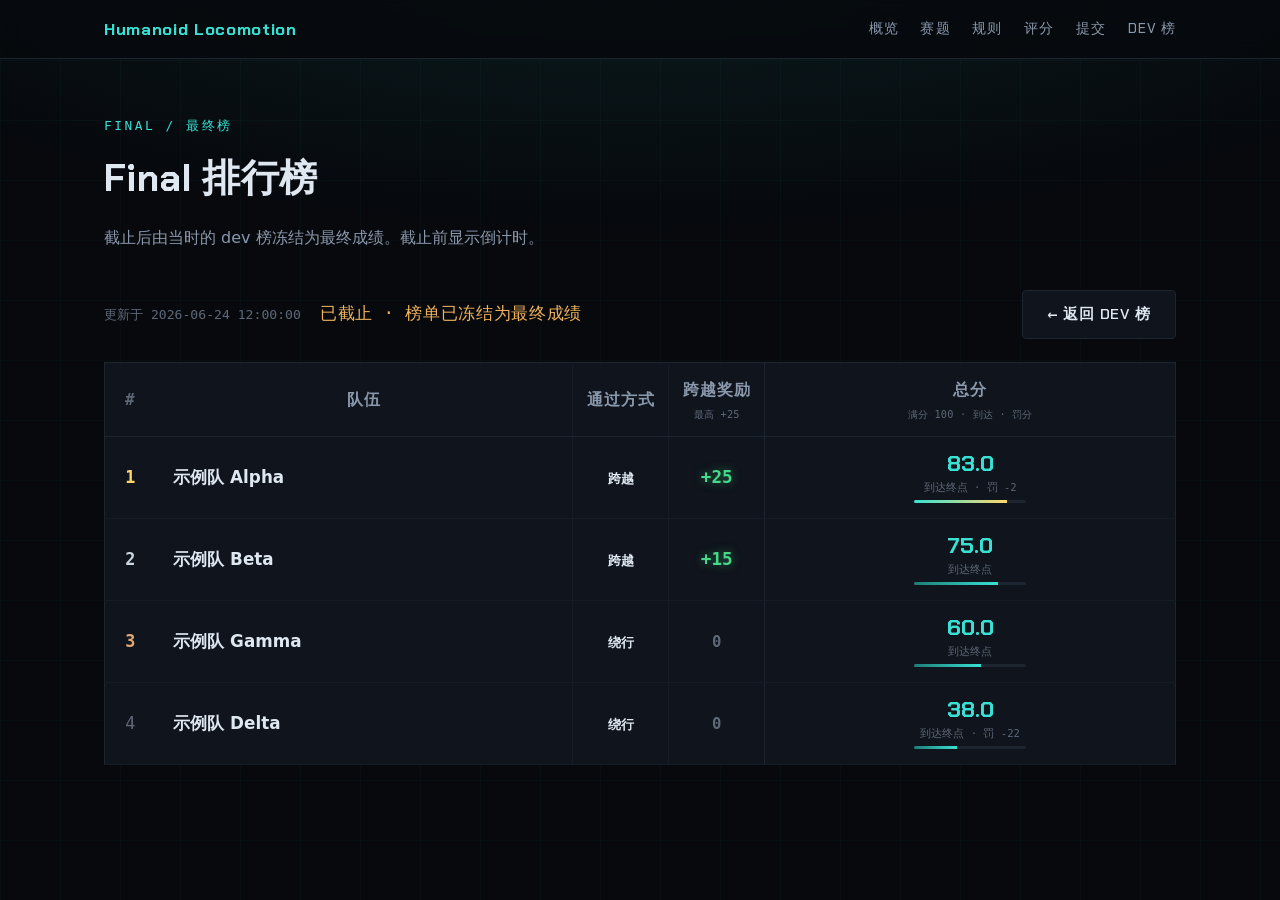
<file: final.html>
<!doctype html>
<html lang="zh-CN">
<head>
<meta charset="utf-8">
<meta name="viewport" content="width=device-width, initial-scale=1">
<title>FINAL · Humanoid Locomotion</title>
<link rel="stylesheet" href="./style.css">
<script src="./config.js"></script>
<script src="./board.js" defer></script>
</head>
<body data-board="final">

<nav class="nav">
  <div class="wrap">
    <a href="./index.html" class="brand" style="text-decoration:none">Humanoid <span class="accent">Locomotion</span></a>
    <span class="nav-links">
      <a href="./index.html#overview">概览</a>
      <a href="./index.html#arena">赛题</a>
      <a href="./index.html#rules">规则</a>
      <a href="./index.html#scoring">评分</a>
      <a href="./index.html#submit">提交</a>
      <a href="./index.html#board">DEV 榜</a>
    </span>
  </div>
</nav>

<section style="border-top:none;padding-top:3.5rem">
  <div class="wrap">
    <div class="sec-head">
      <span class="sec-num">FINAL / 最终榜</span>
      <h2>Final 排行榜</h2>
      <p>截止后由当时的 dev 榜冻结为最终成绩。截止前显示倒计时。</p>
    </div>
    <div class="board-head">
      <span class="upd" id="updated"></span>
      <span id="countdown" style="font-size:1.05rem"></span>
      <a class="to-final btn" href="./index.html#board">← 返回 DEV 榜</a>
    </div>
    <div id="locked" class="locked" hidden>
      <span class="big">FINAL</span>
      赛末公布
    </div>
    <table id="board-table" class="board board-strip" hidden>
      <thead>
        <tr class="grp">
          <th class="c-rank">#</th>
          <th class="c-team">队伍</th>
          <th class="c-gate">通过方式</th>
          <th class="c-gate">跨越奖励 <span class="th-sub">最高 +25</span></th>
          <th class="c-t3">总分 <span class="th-sub">满分 100 · 到达 · 罚分</span></th>
        </tr>
      </thead>
      <tbody></tbody>
    </table>
    <p id="empty" hidden>暂无成绩</p>
  </div>
</section>

</body>
</html>
</file>
<file: style.css>
/* TronCamp Locomotion (Task C) — 官网 + 排行榜
   暗色科幻控制台风：近黑底 + 单一青色强调 + 等宽数据字 + 细网格/扫描线。
   风格沿用 TronCamp-Board；零构建，原生 HTML/CSS/JS。 */

@import url('https://fonts.googleapis.com/css2?family=Chakra+Petch:wght@400;500;600;700&display=swap');

:root {
  --bg: #07090d;
  --bg-soft: #0b0e14;
  --panel: #10141c;
  --panel-2: #131822;
  --line: #1d2530;
  --line-soft: #161c25;
  --text: #dfe7f1;
  --muted: #8a98ac;
  --dim: #5d6878;
  --accent: #38e1d4;
  --accent-dim: #1d7d77;
  --warn: #f0b35c;
  --bad: #f08c8c;
  --display: 'Chakra Petch', 'PingFang SC', 'Microsoft YaHei', sans-serif;
  --body: 'PingFang SC', 'Microsoft YaHei', system-ui, sans-serif;
  --mono: ui-monospace, 'SF Mono', 'JetBrains Mono', Consolas, monospace;
}

* { box-sizing: border-box; margin: 0; padding: 0; }
html { scroll-behavior: smooth; font-size: 16px; }

body {
  background: var(--bg);
  color: var(--text);
  font-family: var(--body);
  line-height: 1.7;
  -webkit-font-smoothing: antialiased;
  overflow-x: hidden;
}

/* 全局氛围：网格 + 顶部青色辉光 */
body::before {
  content: '';
  position: fixed;
  inset: 0;
  z-index: 0;
  pointer-events: none;
  background:
    radial-gradient(120% 60% at 50% -10%, rgba(56, 225, 212, 0.10), transparent 60%),
    linear-gradient(rgba(56, 225, 212, 0.028) 1px, transparent 1px) 0 0 / 100% 60px,
    linear-gradient(90deg, rgba(56, 225, 212, 0.028) 1px, transparent 1px) 0 0 / 60px 100%;
}

a { color: var(--accent); text-decoration: none; }
a:hover { text-decoration: underline; }

.wrap { max-width: 1120px; margin: 0 auto; padding: 0 1.5rem; position: relative; z-index: 1; }

/* ───────── 顶栏 ───────── */
.nav {
  position: sticky; top: 0; z-index: 50;
  background: rgba(7, 9, 13, 0.82);
  backdrop-filter: blur(10px);
  border-bottom: 1px solid var(--line);
}
.nav .wrap { display: flex; align-items: center; gap: 1.5rem; height: 58px; }
.brand {
  font-family: var(--display); font-weight: 700; font-size: 1.05rem;
  letter-spacing: 0.04em; white-space: nowrap;
}
.brand .accent { color: var(--accent); }
.nav-links { display: flex; gap: 1.35rem; margin-left: auto; flex-wrap: wrap; }
.nav-links a {
  color: var(--muted); font-family: var(--display); font-size: 0.85rem;
  font-weight: 500; letter-spacing: 0.08em; text-transform: uppercase;
}
.nav-links a:hover { color: var(--accent); text-decoration: none; }
.nav-links a.cta {
  color: var(--accent); border: 1px solid var(--accent-dim);
  padding: 0.25rem 0.8rem; border-radius: 3px;
}
.nav-links a.cta:hover { background: rgba(56, 225, 212, 0.12); }

/* ───────── Hero ───────── */
.hero { padding: 5rem 0 3.5rem; position: relative; }
.hero .tag {
  font-family: var(--mono); font-size: 0.78rem; color: var(--accent);
  letter-spacing: 0.25em; text-transform: uppercase; margin-bottom: 1.4rem;
  display: inline-flex; align-items: center; gap: 0.6rem;
}
.hero .tag::before {
  content: ''; width: 28px; height: 1px; background: var(--accent);
}
.hero h1 {
  font-family: var(--display); font-weight: 700;
  font-size: clamp(2.6rem, 6vw, 4.6rem); line-height: 1.04;
  letter-spacing: 0.01em; margin-bottom: 1.2rem;
}
.hero h1 .accent { color: var(--accent); }
.hero .lead {
  font-size: clamp(1rem, 1.6vw, 1.2rem); color: var(--muted);
  max-width: 50rem; margin-bottom: 2.2rem;
}
.chips { display: flex; flex-wrap: wrap; gap: 0.7rem; margin-bottom: 2.2rem; }
.chip {
  font-family: var(--mono); font-size: 0.82rem; color: var(--text);
  background: var(--panel); border: 1px solid var(--line);
  padding: 0.45rem 0.9rem; border-radius: 3px;
}
.chip b { color: var(--accent); font-weight: 600; }
.hero-meta { font-family: var(--mono); font-size: 0.84rem; color: var(--muted); letter-spacing: 0.02em; margin-bottom: 2rem; line-height: 1.7; }
.hero-actions { display: flex; flex-wrap: wrap; gap: 0.9rem; align-items: center; }
.btn {
  font-family: var(--display); font-weight: 600; font-size: 0.92rem;
  letter-spacing: 0.06em; padding: 0.7rem 1.5rem; border-radius: 4px;
  border: 1px solid var(--line); color: var(--text); background: var(--panel);
  cursor: pointer; transition: all 0.15s;
}
.btn:hover { text-decoration: none; border-color: var(--accent-dim); }
.btn.primary { background: var(--accent); color: #06231f; border-color: var(--accent); }
.btn.primary:hover { background: #5ff0e4; }

.countdown-box {
  margin-top: 2.4rem; display: inline-flex; align-items: baseline; gap: 0.8rem;
  border-top: 1px solid var(--line); padding-top: 1.2rem;
}
.countdown-box .label {
  font-family: var(--mono); font-size: 0.78rem; color: var(--dim);
  letter-spacing: 0.15em; text-transform: uppercase;
}
#countdown {
  font-family: var(--mono); color: var(--accent); font-size: 1.4rem;
  letter-spacing: 0.04em; font-variant-numeric: tabular-nums;
}
#countdown.over { color: var(--warn); }

/* ───────── 区块 ───────── */
section { padding: 4rem 0; border-top: 1px solid var(--line-soft); position: relative; }
.sec-head { margin-bottom: 2.4rem; }
.sec-num {
  font-family: var(--mono); font-size: 0.8rem; color: var(--accent);
  letter-spacing: 0.2em; display: block; margin-bottom: 0.6rem;
}
.sec-head h2 {
  font-family: var(--display); font-weight: 700; font-size: clamp(1.7rem, 3.4vw, 2.4rem);
  letter-spacing: 0.01em;
}
.sec-head p { color: var(--muted); max-width: 52rem; margin-top: 0.8rem; }

/* 概览 */
.overview { display: grid; grid-template-columns: 1.3fr 1fr; gap: 2.5rem; align-items: center; }
.overview .fig { border: 1px solid var(--line); border-radius: 6px; overflow: hidden; background: var(--panel); }
.overview .fig img { display: block; width: 100%; }
.overview .fig figcaption {
  font-size: 0.82rem; color: var(--dim); padding: 0.8rem 1rem;
  border-top: 1px solid var(--line); line-height: 1.55;
}
.overview p { color: var(--muted); margin-bottom: 1.1rem; }
.overview strong { color: var(--text); }
.ov-prose { max-width: 64rem; }
.ov-prose p { color: var(--muted); margin-bottom: 1.1rem; }
.ov-prose strong { color: var(--text); }

/* 通用卡片 */
.cards { display: grid; gap: 1.2rem; }
.card {
  background: var(--panel); border: 1px solid var(--line); border-radius: 6px;
  padding: 1.5rem 1.6rem;
}
.card h3 { font-family: var(--display); font-weight: 600; font-size: 1.15rem; margin-bottom: 0.7rem; }
.card p { color: var(--muted); font-size: 0.95rem; }

/* 卡片网格（赛道分段 / 约束） */
.tasks { grid-template-columns: repeat(3, 1fr); }
.task-card { position: relative; padding-top: 2.6rem; }
.task-card .tno {
  position: absolute; top: 1.2rem; left: 1.6rem;
  font-family: var(--display); font-weight: 700; font-size: 1.05rem; color: var(--accent);
  letter-spacing: 0.05em;
}
.task-card .weight {
  position: absolute; top: 1.3rem; right: 1.6rem;
  font-family: var(--mono); font-size: 1.5rem; color: var(--text); font-weight: 600;
}
.task-card h3 { margin-bottom: 0.5rem; }
.task-card .role { font-family: var(--mono); font-size: 0.76rem; color: var(--dim); letter-spacing: 0.1em; text-transform: uppercase; margin-bottom: 0.9rem; }
.task-card ul { list-style: none; display: flex; flex-direction: column; gap: 0.55rem; }
.task-card li { font-size: 0.9rem; color: var(--muted); padding-left: 1rem; position: relative; }
.task-card li::before { content: '▸'; position: absolute; left: 0; color: var(--accent-dim); }
.task-card.focus { border-color: var(--accent-dim); box-shadow: 0 0 0 1px rgba(56,225,212,0.18) inset; }

/* 菜单/规则/赛道表 */
.dtable { width: 100%; border-collapse: collapse; background: var(--panel); border: 1px solid var(--line); }
.dtable th, .dtable td { padding: 0.85rem 1rem; text-align: left; border-bottom: 1px solid var(--line-soft); vertical-align: top; }
.dtable th { font-family: var(--display); font-weight: 600; color: var(--muted); font-size: 0.9rem; }
.dtable td { color: var(--muted); font-size: 0.92rem; }
.dtable td b, .dtable td strong { color: var(--text); }
.dtable tr:last-child td { border-bottom: none; }
.lvl { font-family: var(--mono); font-size: 0.82rem; color: var(--accent); white-space: nowrap; }

/* 评分 */
.formula {
  font-family: var(--mono); font-size: 1.05rem; color: var(--text);
  background: var(--panel-2); border: 1px solid var(--line); border-left: 3px solid var(--accent);
  border-radius: 4px; padding: 1.1rem 1.3rem; margin: 1.4rem 0; overflow-x: auto;
}
.formula .accent { color: var(--accent); }
.formula .dim { color: var(--dim); }

/* 提交代码块 */
.code {
  font-family: var(--mono); font-size: 0.85rem; color: var(--text);
  background: var(--bg); border: 1px solid var(--line); border-radius: 4px;
  padding: 0.9rem 1.1rem; margin-top: 1.2rem; overflow-x: auto; white-space: pre; line-height: 1.65;
}
.code .c { color: var(--dim); }
.code .a { color: var(--accent); }

/* ───────── 排行榜 ───────── */
.board-head { display: flex; align-items: baseline; gap: 1.2rem; flex-wrap: wrap; margin-bottom: 1.4rem; }
.board-head .upd { font-family: var(--mono); font-size: 0.82rem; color: var(--dim); }
.board-head .to-final { margin-left: auto; }
table.board { width: 100%; border-collapse: collapse; background: var(--panel); border: 1px solid var(--line); }
table.board thead th { color: var(--muted); font-family: var(--display); font-weight: 600; padding: 0.8rem 0.5rem; border-bottom: 1px solid var(--line); white-space: nowrap; }
table.board tr.grp th { font-size: 1rem; letter-spacing: 0.06em; }
table.board tbody td {
  padding: 0.95rem 0.5rem; text-align: center; font-size: 1.02rem;
  font-family: var(--mono); font-variant-numeric: tabular-nums; border-bottom: 1px solid var(--line-soft);
}
table.board tbody tr:hover { background: rgba(56, 225, 212, 0.045); }
.dimcell { color: var(--dim); }

/* 进度条版榜单 */
table.board-strip td, table.board-strip thead th { text-align: center; }
table.board-strip .c-rank { width: 3.2rem; color: var(--dim); font-family: var(--mono); font-size: 1.05rem; }
table.board-strip tbody tr.top1 .c-rank { color: #ffd76a; }
table.board-strip tbody tr.top2 .c-rank { color: #cdd6e2; }
table.board-strip tbody tr.top3 .c-rank { color: #e2a878; }
table.board-strip tbody tr.top .c-rank { font-weight: 700; }
table.board-strip td.c-team { text-align: left; padding-left: 1.1rem; font-family: var(--body); font-size: 1.05rem; font-weight: 600; }
.th-sub { display: block; font-family: var(--mono); font-size: 0.64rem; font-weight: 400; color: var(--dim); letter-spacing: 0.02em; margin-top: 0.18rem; }
.c-gate { width: 6rem; border-left: 1px solid var(--line-soft); }
.c-num { width: 6rem; border-left: 1px solid var(--line-soft); font-family: var(--mono); color: var(--text); }
.gate { font-size: 1.1rem; font-weight: 700; line-height: 1; }
.gate-ok { color: #46d98a; text-shadow: 0 0 10px rgba(70, 217, 138, 0.5); }
.gate-miss { color: var(--dim); font-size: 0.98rem; }
.gate-none { color: var(--line); }
.vchip { font-family: var(--body); font-size: 0.82rem; font-weight: 600; color: var(--text); }
.vtag { font-family: var(--mono); font-size: 0.6rem; color: var(--dim); border: 1px solid var(--line); border-radius: 3px; padding: 0 0.25rem; margin-left: 0.3rem; vertical-align: middle; }
.c-t3 { border-left: 1px solid var(--line); min-width: 9.5rem; }
.t3wrap { display: inline-flex; flex-direction: column; align-items: center; gap: 0.2rem; min-width: 7rem; }
.t3num { font-family: var(--display); font-size: 1.4rem; font-weight: 700; color: var(--accent); line-height: 1; }
.t3sub { font-family: var(--mono); font-size: 0.66rem; color: var(--dim); }
.t3bar { display: block; width: 100%; height: 3px; background: var(--line); border-radius: 2px; overflow: hidden; }
.t3bar i { display: block; height: 100%; background: linear-gradient(90deg, var(--accent-dim), var(--accent)); }
table.board-strip tbody tr.top1 .t3bar i { background: linear-gradient(90deg, var(--accent), #ffd76a); }

#empty, .locked { text-align: center; color: var(--dim); padding: 4rem 0; font-size: 1.3rem; letter-spacing: 0.12em; }
.locked .big { display: block; color: var(--accent); font-family: var(--display); font-size: clamp(2rem, 5vw, 3rem); font-weight: 700; margin-bottom: 1rem; letter-spacing: 0.2em; }

/* 图 */
.fig { border: 1px solid var(--line); border-radius: 6px; overflow: hidden; background: var(--panel); margin-top: 1.4rem; }
.fig img { display: block; width: 100%; }
.fig figcaption { padding: 0.75rem 1rem; font-size: 0.84rem; line-height: 1.55; color: var(--muted); border-top: 1px solid var(--line-soft); }

/* ───────── Footer ───────── */
footer { border-top: 1px solid var(--line); padding: 3rem 0; color: var(--dim); }
.foot-grid { display: flex; flex-wrap: wrap; gap: 2.5rem; justify-content: space-between; }
.foot-col h5 { font-family: var(--display); color: var(--muted); font-size: 0.85rem; letter-spacing: 0.1em; text-transform: uppercase; margin-bottom: 0.8rem; }
.foot-col a { display: block; color: var(--muted); font-size: 0.9rem; margin-bottom: 0.45rem; }
.foot-col a:hover { color: var(--accent); }
.foot-note { margin-top: 2rem; font-size: 0.82rem; color: var(--dim); border-top: 1px solid var(--line-soft); padding-top: 1.2rem; }

/* 入场动画 */
@keyframes rise { from { opacity: 0; transform: translateY(14px); } to { opacity: 1; transform: none; } }
.hero .tag { animation: rise 0.5s both; }
.hero h1 { animation: rise 0.5s 0.06s both; }
.hero .lead { animation: rise 0.5s 0.12s both; }
.chips { animation: rise 0.5s 0.18s both; }
.hero-actions { animation: rise 0.5s 0.24s both; }
.countdown-box { animation: rise 0.5s 0.3s both; }

@media (max-width: 860px) {
  .overview, .tasks { grid-template-columns: 1fr; }
  .nav-links { gap: 0.9rem; }
  .nav-links a:not(.cta) { display: none; }
  table.board { font-size: 0.9rem; }
}
</file>
